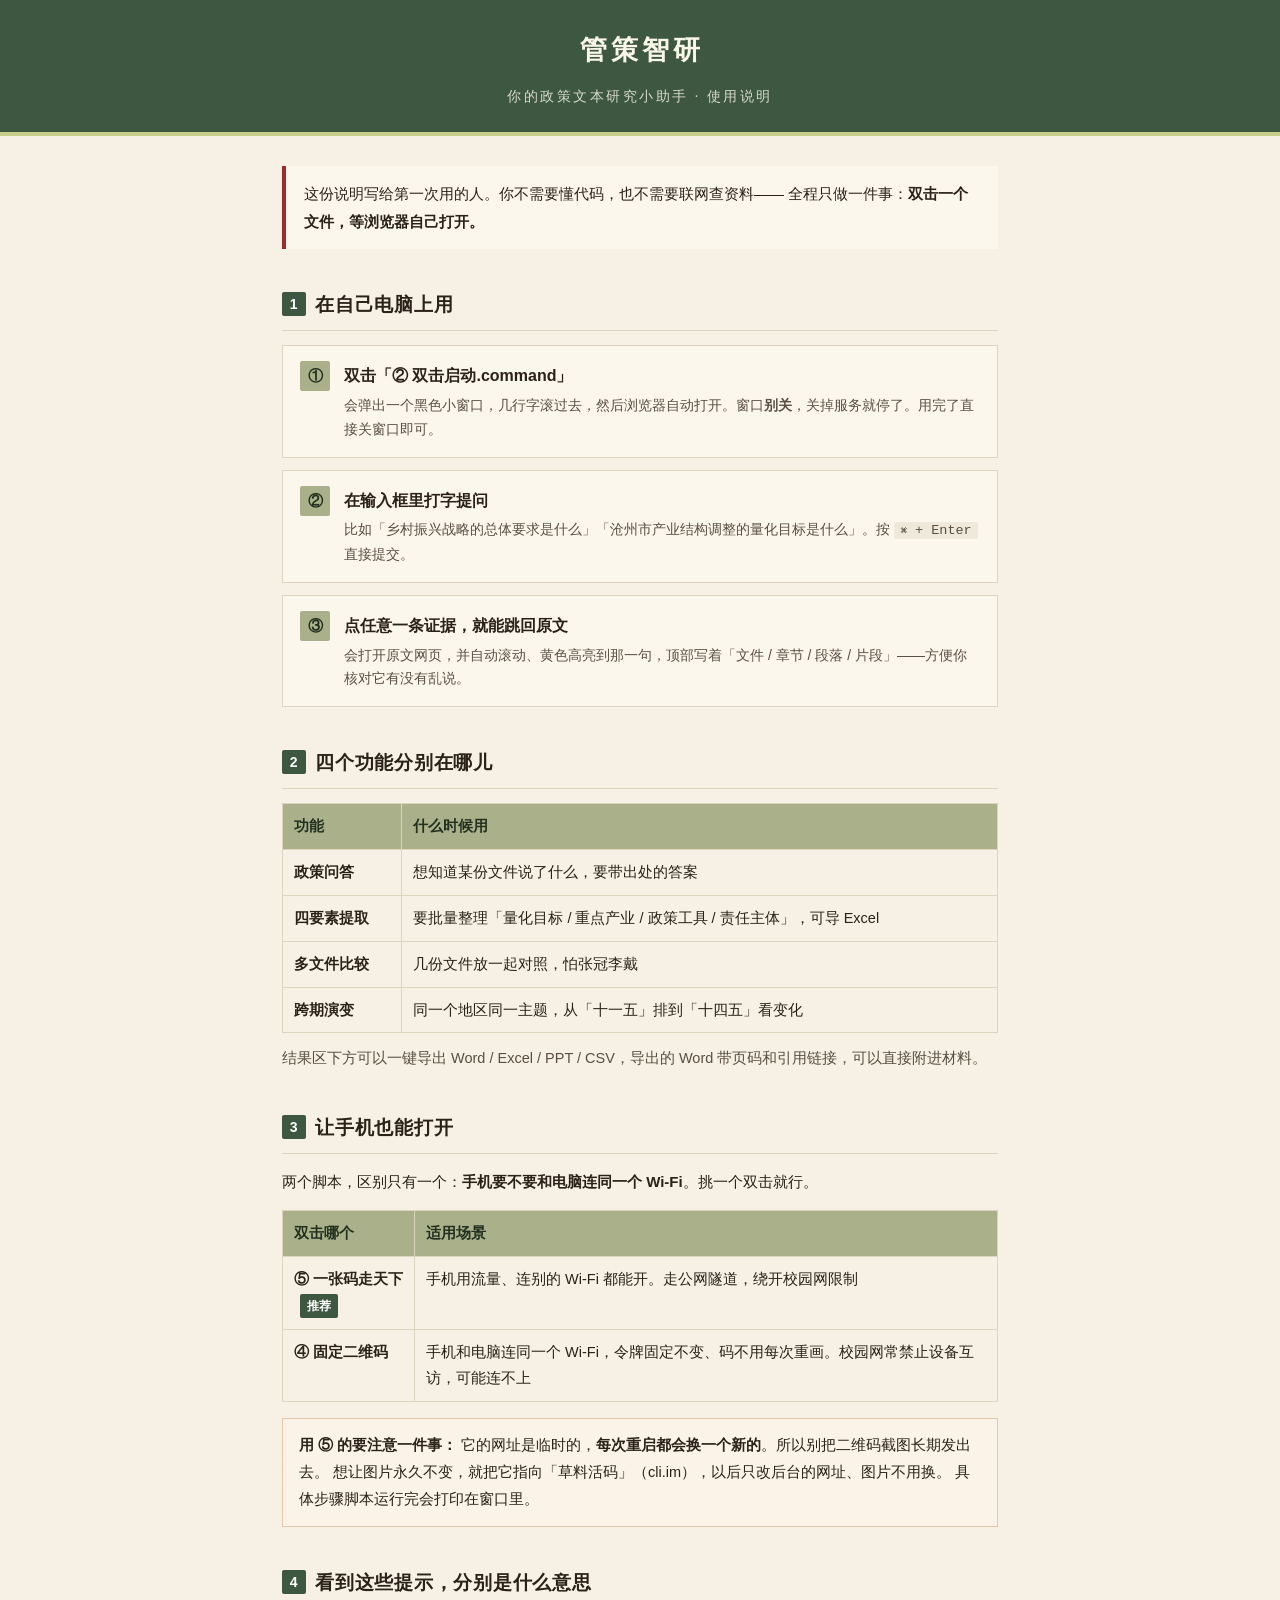
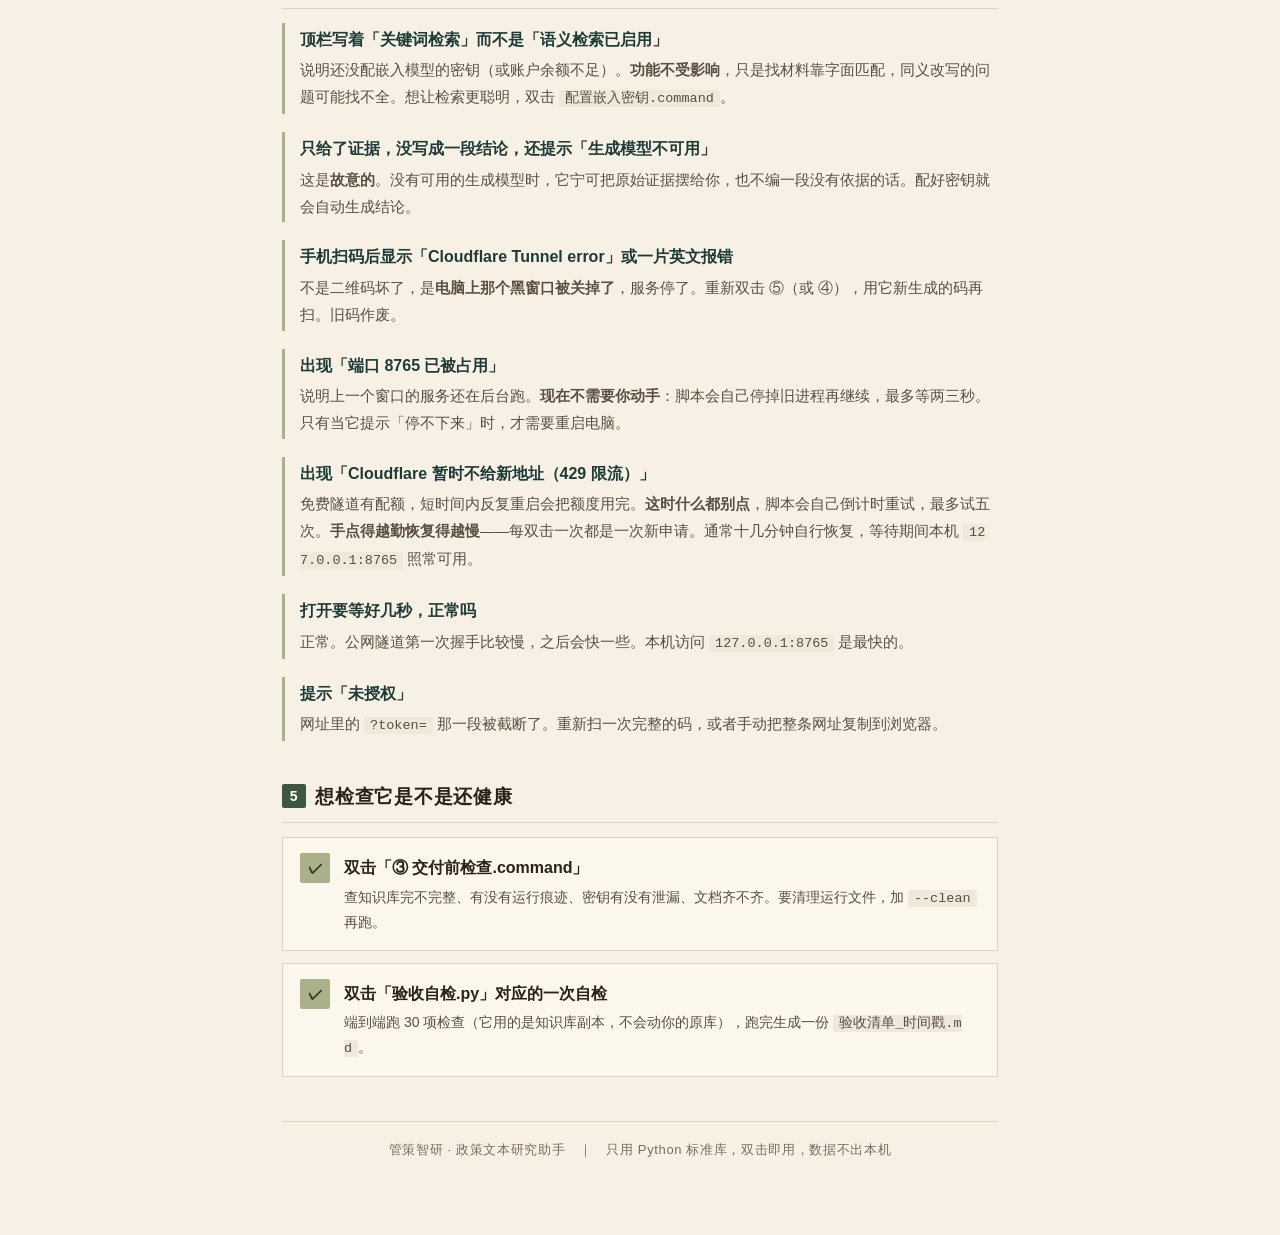
<file: ① 先看这个（使用说明）.html>
<!DOCTYPE html>
<html lang="zh-CN">
<head>
<meta charset="utf-8">
<meta name="viewport" content="width=device-width, initial-scale=1">
<title>管策智研 · 使用说明</title>
<style>
  :root{
    --paper:#F6F1E4; --ink:#2B2118; --brand:#1F3B37;
    --forest:#3E5741; --moss:#A9B08A; --cream:#FBF7EC; --lime:#C9CF88;
    --accent:#9E2B25; --line:#DED5C0;
    --serif:"Songti SC","Source Han Serif SC","Noto Serif CJK SC","STSong",serif;
    --sans:-apple-system,"PingFang SC","Hiragino Sans GB","Microsoft YaHei",sans-serif;
  }
  *{box-sizing:border-box}
  html,body{margin:0;padding:0}
  body{
    background:var(--paper); color:var(--ink);
    font-family:var(--sans); font-size:16px; line-height:1.85;
    -webkit-font-smoothing:antialiased;
  }
  .topbar{
    background:var(--forest); color:#FAF6E8;
    padding:26px 24px 22px; text-align:center; position:relative;
    border-bottom:4px solid var(--lime);
  }
  .topbar h1{
    margin:0; font-family:var(--serif); font-size:27px; font-weight:900;
    letter-spacing:.14em; text-indent:.14em;
  }
  .topbar p{
    margin:8px 0 0; font-family:"Kaiti SC","STKaiti",serif;
    font-size:14px; letter-spacing:.18em; color:rgba(250,246,232,.82);
  }
  .wrap{max-width:760px; margin:0 auto; padding:30px 22px 70px}
  .lead{
    background:var(--cream); border-left:4px solid var(--accent);
    padding:14px 18px; margin:0 0 30px; font-size:15px;
  }
  h2{
    font-family:var(--serif); font-size:19px; font-weight:800;
    margin:38px 0 14px; padding-bottom:8px;
    border-bottom:1px solid var(--line); letter-spacing:.04em;
  }
  h2 .num{
    display:inline-block; width:24px; height:24px; line-height:24px;
    background:var(--forest); color:#fff; text-align:center;
    border-radius:2px; font-size:14px; font-family:var(--sans);
    margin-right:9px; vertical-align:2px;
  }
  .step{
    display:flex; gap:14px; align-items:flex-start;
    background:var(--cream); border:1px solid var(--line);
    padding:15px 17px; margin-bottom:12px;
  }
  .step .idx{
    flex:0 0 30px; height:30px; line-height:30px; text-align:center;
    background:var(--moss); color:#22301F; font-weight:700; font-size:15px;
    border-radius:2px;
  }
  .step .body{flex:1; min-width:0}
  .step b{display:block; font-size:16px; margin-bottom:3px}
  .step span{display:block; font-size:14px; color:#5A4E42; line-height:1.7}
  code{
    font-family:ui-monospace,SFMono-Regular,Menlo,monospace;
    background:#EFE9DB; padding:1px 6px; border-radius:2px; font-size:13.5px;
    word-break:break-all;
  }
  table{width:100%; border-collapse:collapse; margin:6px 0 4px; font-size:14.5px}
  th,td{border:1px solid var(--line); padding:9px 11px; text-align:left; vertical-align:top}
  th{background:var(--moss); color:#22301F; font-weight:700; white-space:nowrap}
  td:first-child{white-space:nowrap; font-weight:600}
  .tag{
    display:inline-block; font-size:12px; padding:1px 7px; border-radius:2px;
    background:var(--forest); color:#fff; margin-left:6px; vertical-align:1px;
  }
  .qa{border-left:3px solid var(--moss); padding:2px 0 2px 15px; margin:0 0 18px}
  .qa .q{font-weight:700; margin-bottom:3px; color:var(--brand)}
  .qa .a{font-size:14.5px; color:#5A4E42; margin:0}
  .warn{
    background:#FBF3E8; border:1px solid #E3C9A8; padding:13px 16px;
    font-size:14.5px; margin:16px 0 0;
  }
  .foot{
    margin-top:44px; padding-top:16px; border-top:1px solid var(--line);
    font-size:13px; color:#7A6C5C; text-align:center; letter-spacing:.05em;
  }
  @media (max-width:640px){
    body{font-size:15px}
    .topbar h1{font-size:22px}
    .wrap{padding:22px 15px 56px}
    table{font-size:13.5px}
    th,td{padding:7px 8px}
  }
  @media print{
    body{background:#fff}
    .topbar{background:#fff; color:#000; border-bottom:2px solid #000}
    .step,.lead,.warn{background:#fff}
  }
</style>
</head>
<body>

<div class="topbar">
  <h1>管策智研</h1>
  <p>你的政策文本研究小助手 · 使用说明</p>
</div>

<div class="wrap">

  <p class="lead">
    这份说明写给第一次用的人。你不需要懂代码，也不需要联网查资料——
    全程只做一件事：<strong>双击一个文件，等浏览器自己打开。</strong>
  </p>

  <h2><span class="num">1</span>在自己电脑上用</h2>

  <div class="step">
    <div class="idx">①</div>
    <div class="body">
      <b>双击「② 双击启动.command」</b>
      <span>会弹出一个黑色小窗口，几行字滚过去，然后浏览器自动打开。窗口<strong>别关</strong>，关掉服务就停了。用完了直接关窗口即可。</span>
    </div>
  </div>

  <div class="step">
    <div class="idx">②</div>
    <div class="body">
      <b>在输入框里打字提问</b>
      <span>比如「乡村振兴战略的总体要求是什么」「沧州市产业结构调整的量化目标是什么」。按 <code>⌘ + Enter</code> 直接提交。</span>
    </div>
  </div>

  <div class="step">
    <div class="idx">③</div>
    <div class="body">
      <b>点任意一条证据，就能跳回原文</b>
      <span>会打开原文网页，并自动滚动、黄色高亮到那一句，顶部写着「文件 / 章节 / 段落 / 片段」——方便你核对它有没有乱说。</span>
    </div>
  </div>

  <h2><span class="num">2</span>四个功能分别在哪儿</h2>

  <table>
    <tr><th>功能</th><th>什么时候用</th></tr>
    <tr><td>政策问答</td><td>想知道某份文件说了什么，要带出处的答案</td></tr>
    <tr><td>四要素提取</td><td>要批量整理「量化目标 / 重点产业 / 政策工具 / 责任主体」，可导 Excel</td></tr>
    <tr><td>多文件比较</td><td>几份文件放一起对照，怕张冠李戴</td></tr>
    <tr><td>跨期演变</td><td>同一个地区同一主题，从「十一五」排到「十四五」看变化</td></tr>
  </table>

  <p style="font-size:14.5px;color:#5A4E42;margin-top:12px">
    结果区下方可以一键导出 Word / Excel / PPT / CSV，导出的 Word 带页码和引用链接，可以直接附进材料。
  </p>

  <h2><span class="num">3</span>让手机也能打开</h2>

  <p style="font-size:15px;margin:0 0 14px">
    两个脚本，区别只有一个：<strong>手机要不要和电脑连同一个 Wi-Fi</strong>。挑一个双击就行。
  </p>

  <table>
    <tr><th>双击哪个</th><th>适用场景</th></tr>
    <tr><td>⑤ 一张码走天下<br><span class="tag">推荐</span></td><td>手机用流量、连别的 Wi-Fi 都能开。走公网隧道，绕开校园网限制</td></tr>
    <tr><td>④ 固定二维码</td><td>手机和电脑连同一个 Wi-Fi，令牌固定不变、码不用每次重画。校园网常禁止设备互访，可能连不上</td></tr>
  </table>

  <div class="warn">
    <strong>用 ⑤ 的要注意一件事：</strong>
    它的网址是临时的，<strong>每次重启都会换一个新的</strong>。所以别把二维码截图长期发出去。
    想让图片永久不变，就把它指向「草料活码」（cli.im），以后只改后台的网址、图片不用换。
    具体步骤脚本运行完会打印在窗口里。
  </div>

  <h2><span class="num">4</span>看到这些提示，分别是什么意思</h2>

  <div class="qa">
    <div class="q">顶栏写着「关键词检索」而不是「语义检索已启用」</div>
    <p class="a">说明还没配嵌入模型的密钥（或账户余额不足）。<strong>功能不受影响</strong>，只是找材料靠字面匹配，同义改写的问题可能找不全。想让检索更聪明，双击 <code>配置嵌入密钥.command</code>。</p>
  </div>

  <div class="qa">
    <div class="q">只给了证据，没写成一段结论，还提示「生成模型不可用」</div>
    <p class="a">这是<strong>故意的</strong>。没有可用的生成模型时，它宁可把原始证据摆给你，也不编一段没有依据的话。配好密钥就会自动生成结论。</p>
  </div>

  <div class="qa">
    <div class="q">手机扫码后显示「Cloudflare Tunnel error」或一片英文报错</div>
    <p class="a">不是二维码坏了，是<strong>电脑上那个黑窗口被关掉了</strong>，服务停了。重新双击 ⑤（或 ④），用它新生成的码再扫。旧码作废。</p>
  </div>

  <div class="qa">
    <div class="q">出现「端口 8765 已被占用」</div>
    <p class="a">说明上一个窗口的服务还在后台跑。<strong>现在不需要你动手</strong>：脚本会自己停掉旧进程再继续，最多等两三秒。只有当它提示「停不下来」时，才需要重启电脑。</p>
  </div>

  <div class="qa">
    <div class="q">出现「Cloudflare 暂时不给新地址（429 限流）」</div>
    <p class="a">免费隧道有配额，短时间内反复重启会把额度用完。<strong>这时什么都别点</strong>，脚本会自己倒计时重试，最多试五次。<strong>手点得越勤恢复得越慢</strong>——每双击一次都是一次新申请。通常十几分钟自行恢复，等待期间本机 <code>127.0.0.1:8765</code> 照常可用。</p>
  </div>

  <div class="qa">
    <div class="q">打开要等好几秒，正常吗</div>
    <p class="a">正常。公网隧道第一次握手比较慢，之后会快一些。本机访问 <code>127.0.0.1:8765</code> 是最快的。</p>
  </div>

  <div class="qa">
    <div class="q">提示「未授权」</div>
    <p class="a">网址里的 <code>?token=</code> 那一段被截断了。重新扫一次完整的码，或者手动把整条网址复制到浏览器。</p>
  </div>

  <h2><span class="num">5</span>想检查它是不是还健康</h2>

  <div class="step">
    <div class="idx">✓</div>
    <div class="body">
      <b>双击「③ 交付前检查.command」</b>
      <span>查知识库完不完整、有没有运行痕迹、密钥有没有泄漏、文档齐不齐。要清理运行文件，加 <code>--clean</code> 再跑。</span>
    </div>
  </div>

  <div class="step">
    <div class="idx">✓</div>
    <div class="body">
      <b>双击「验收自检.py」对应的一次自检</b>
      <span>端到端跑 30 项检查（它用的是知识库副本，不会动你的原库），跑完生成一份 <code>验收清单_时间戳.md</code>。</span>
    </div>
  </div>

  <p class="foot">
    管策智研 · 政策文本研究助手　｜　只用 Python 标准库，双击即用，数据不出本机
  </p>

</div>
</body>
</html>
</file>
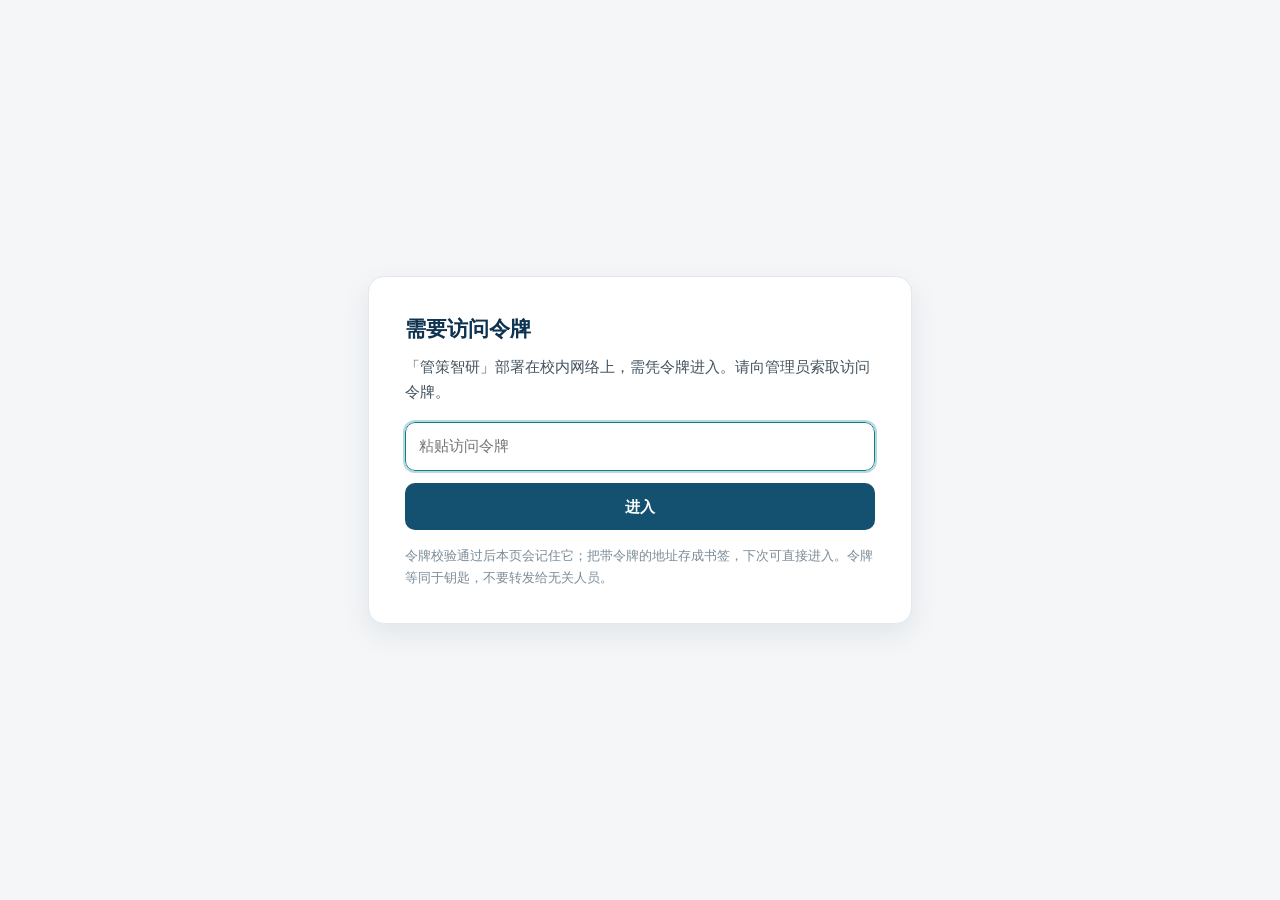
<file: policy_core/web/token_gate.html>
<!doctype html><html lang="zh-CN"><meta charset="utf-8">
<meta name="viewport" content="width=device-width,initial-scale=1">
<title>需要访问令牌 · 管策智研</title>
<style>
body{margin:0;min-height:100vh;display:flex;align-items:center;justify-content:center;background:#f4f6f8;
font:16px/1.7 -apple-system,BlinkMacSystemFont,"PingFang SC","Microsoft YaHei",sans-serif;color:#111a22}
.box{background:#fff;border:1px solid #e2e8ed;border-radius:16px;padding:34px 36px;max-width:470px;width:calc(100% - 44px);
box-shadow:0 10px 30px rgba(16,32,48,.08)}
h1{margin:0 0 8px;font-size:21px;color:#0e3350}
p{margin:0 0 18px;color:#42525f;font-size:14.5px}
input{width:100%;box-sizing:border-box;padding:11px 13px;border:1px solid #cbd5e1;border-radius:10px;font:inherit;font-size:14.5px}
input:focus{outline:2px solid #b6d9df;border-color:#0f7d8c}
button{margin-top:12px;width:100%;padding:11px;border:0;border-radius:10px;background:#14506f;color:#fff;
font:inherit;font-size:15px;font-weight:600;cursor:pointer}
button:hover{background:#0f405b}
.tip{margin:16px 0 0;font-size:12.5px;color:#7b8b98;line-height:1.7}
</style>
<div class="box">
<h1>需要访问令牌</h1>
<p>「管策智研」部署在校内网络上，需凭令牌进入。请向管理员索取访问令牌。</p>
<form method="get" action="/">
<input name="token" placeholder="粘贴访问令牌" autocomplete="off" autofocus>
<button type="submit">进入</button>
</form>
<p class="tip">令牌校验通过后本页会记住它；把带令牌的地址存成书签，下次可直接进入。令牌等同于钥匙，不要转发给无关人员。</p>
</div>
</html>
</file>
